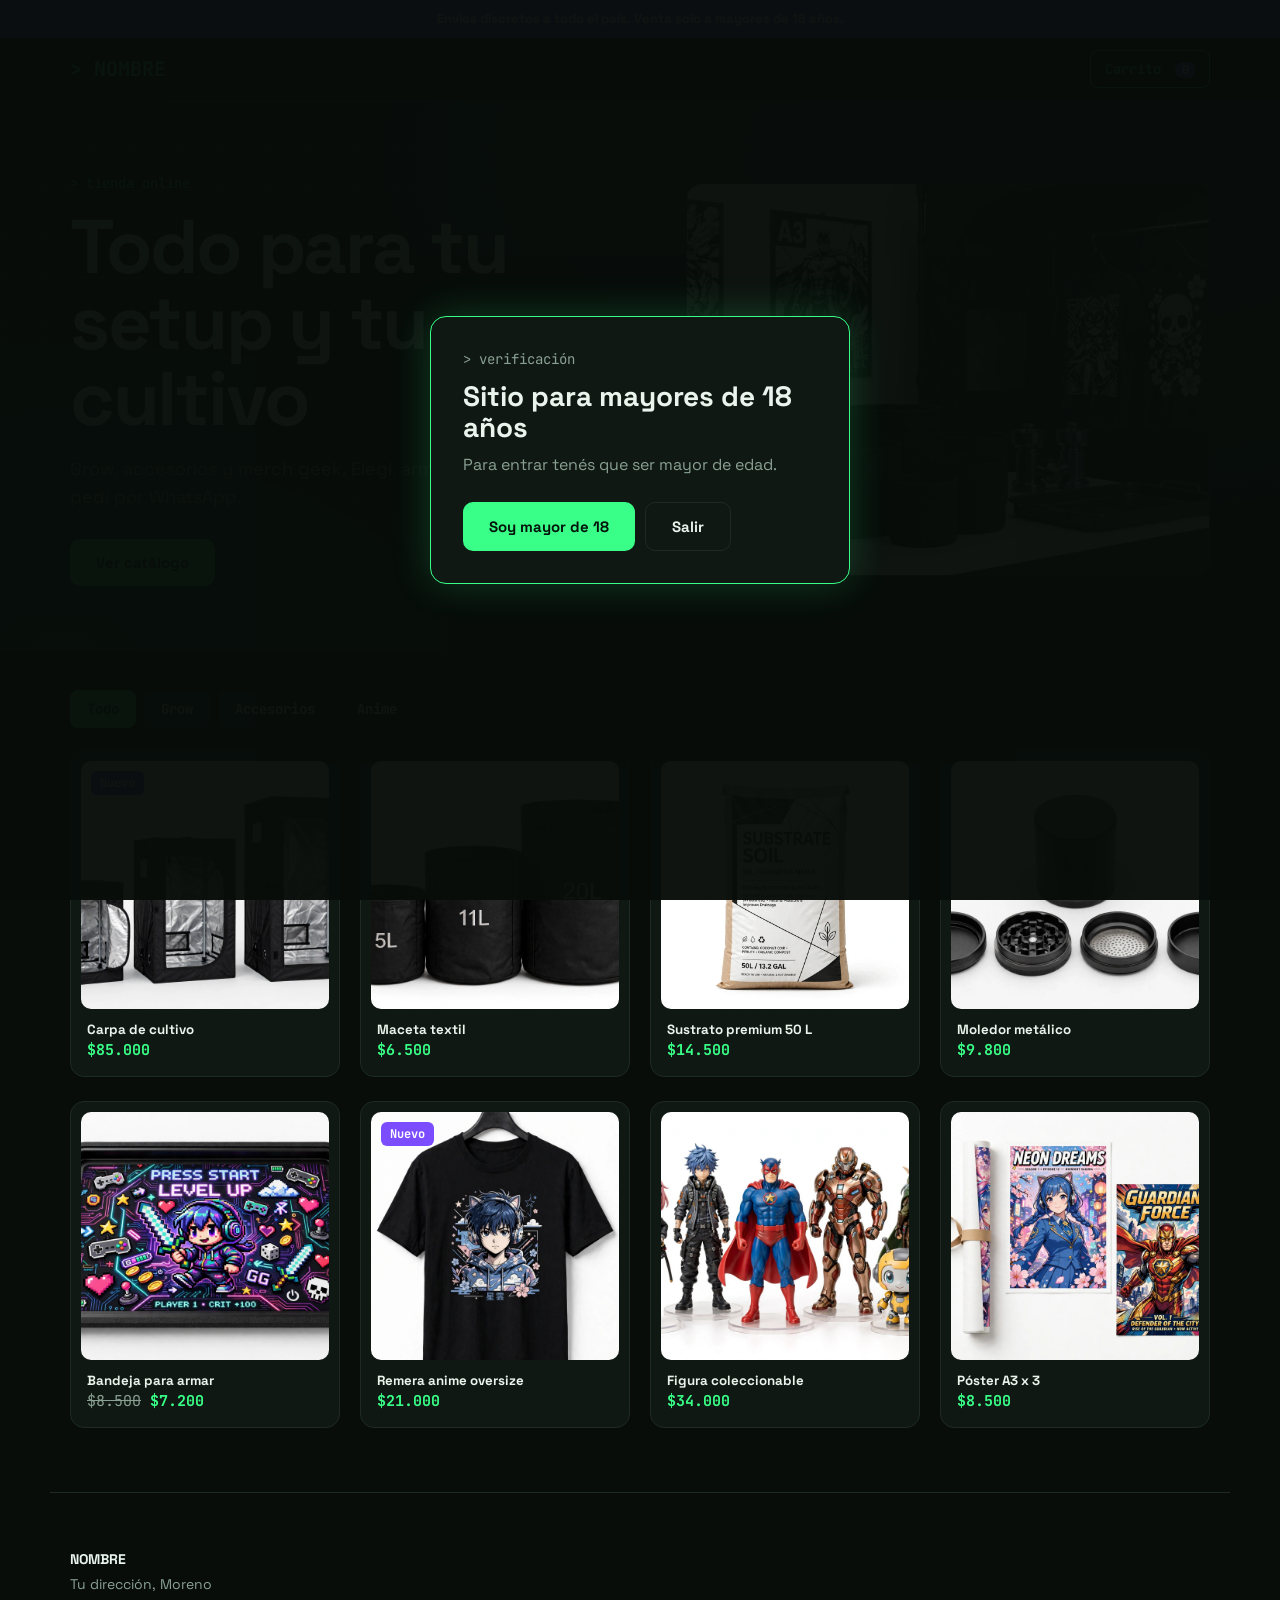
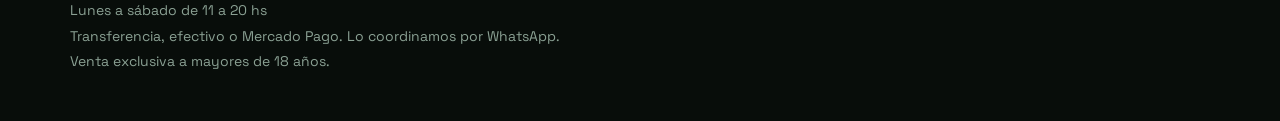
<file: Parafernalia/index.html>
<!DOCTYPE html>
<html lang="es">
<head>
<meta charset="utf-8">
<meta name="viewport" content="width=device-width,initial-scale=1">
<title>Tienda</title>
<link rel="preconnect" href="https://fonts.googleapis.com">
<link rel="preconnect" href="https://fonts.gstatic.com" crossorigin>
<link href="https://fonts.googleapis.com/css2?family=Space+Grotesk:wght@500;700&family=JetBrains+Mono:wght@400;700&display=swap" rel="stylesheet">
<link rel="stylesheet" href="styles.css">
</head>
<body>

<!-- Aviso de mayores de 18 -->
<div class="gate" id="gate" role="dialog" aria-modal="true" aria-labelledby="gate-t" hidden>
  <div class="gate-box">
    <p class="mono">&gt; verificación</p>
    <h2 id="gate-t">Sitio para mayores de 18 años</h2>
    <p>Para entrar tenés que ser mayor de edad.</p>
    <div class="gate-btns">
      <button type="button" class="btn btn-main" id="gate-yes">Soy mayor de 18</button>
      <button type="button" class="btn btn-line" id="gate-no">Salir</button>
    </div>
  </div>
</div>

<div class="aviso" id="aviso"></div>

<header class="top">
  <div class="wrap top-in">
    <a class="brand" href="#" id="brand"></a>
    <button class="cart-btn" id="open-cart" type="button">Carrito <span id="count">0</span></button>
  </div>
</header>

<section class="hero">
  <div class="wrap hero-in">
    <div class="hero-text">
      <p class="mono" id="h-kicker"></p>
      <h1 id="h-title"></h1>
      <p class="sub" id="h-sub"></p>
      <a class="btn btn-main" href="#catalogo">Ver catálogo</a>
    </div>
    <div class="hero-art" id="h-art"></div>
  </div>
</section>

<main class="wrap" id="catalogo">
  <div class="filters" id="filters"></div>
  <div class="grid" id="grid"></div>
</main>

<footer class="wrap foot" id="foot"></footer>

<!-- Ficha de producto -->
<dialog id="pdp" aria-label="Producto">
  <button type="button" class="x" data-close aria-label="Cerrar">✕</button>
  <div class="pdp-grid">
    <div class="pdp-media">
      <div class="pdp-img" id="pdp-img"></div>
      <div class="thumbs" id="pdp-thumbs"></div>
    </div>
    <div class="pdp-info">
      <h2 id="pdp-name"></h2>
      <p class="pdp-price" id="pdp-price"></p>
      <p class="pdp-desc" id="pdp-desc"></p>
      <div id="pdp-vars"></div>
      <p class="err" id="pdp-err" role="alert"></p>
      <button type="button" class="btn btn-main" id="pdp-add">Agregar al carrito</button>
    </div>
  </div>
</dialog>

<!-- Carrito -->
<div class="overlay" id="overlay"></div>
<aside class="drawer" id="drawer" role="dialog" aria-label="Tu carrito" aria-hidden="true">
  <div class="drawer-head">
    <h2>Tu carrito</h2>
    <button type="button" class="close" id="close-cart" aria-label="Cerrar">✕</button>
  </div>
  <div class="drawer-body">
    <div id="lines"></div>
    <div id="checkout" hidden>
      <label>Tu nombre<input id="f-name" autocomplete="name"></label>
      <fieldset>
        <legend>Cómo lo querés</legend>
        <label class="radio"><input type="radio" name="mode" value="retiro" checked> Retiro en el local</label>
        <label class="radio"><input type="radio" name="mode" value="envio"> Envío a domicilio</label>
      </fieldset>
      <label id="addr-wrap" hidden>Dirección de entrega<input id="f-addr" autocomplete="street-address"></label>
      <label>Aclaraciones (opcional)<textarea id="f-note" rows="2"></textarea></label>
    </div>
  </div>
  <div class="drawer-foot">
    <div class="totals" id="totals"></div>
    <p class="err" id="err" role="alert"></p>
    <button type="button" class="btn btn-main" id="send" disabled>Enviar pedido por WhatsApp</button>
  </div>
</aside>

<script src="config.js"></script>
<script src="app.js"></script>
</body>
  </html>
</file>
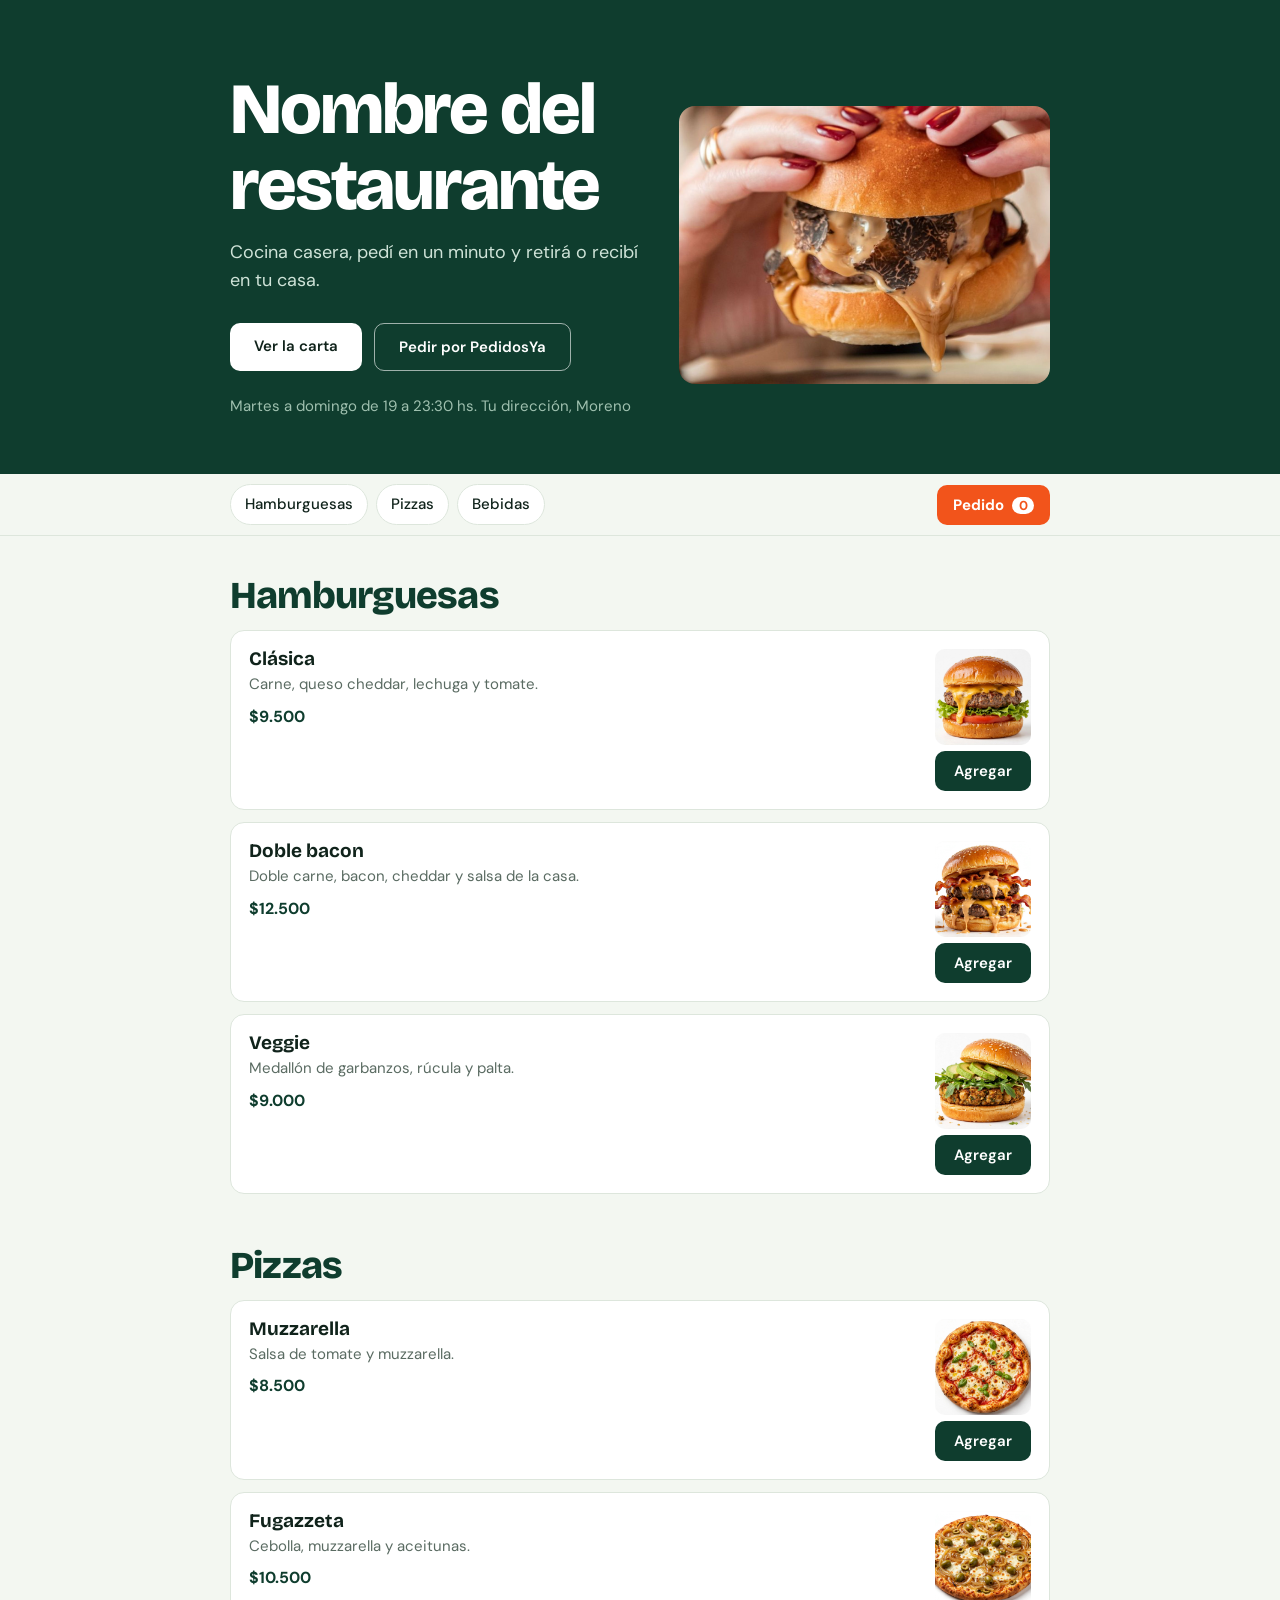
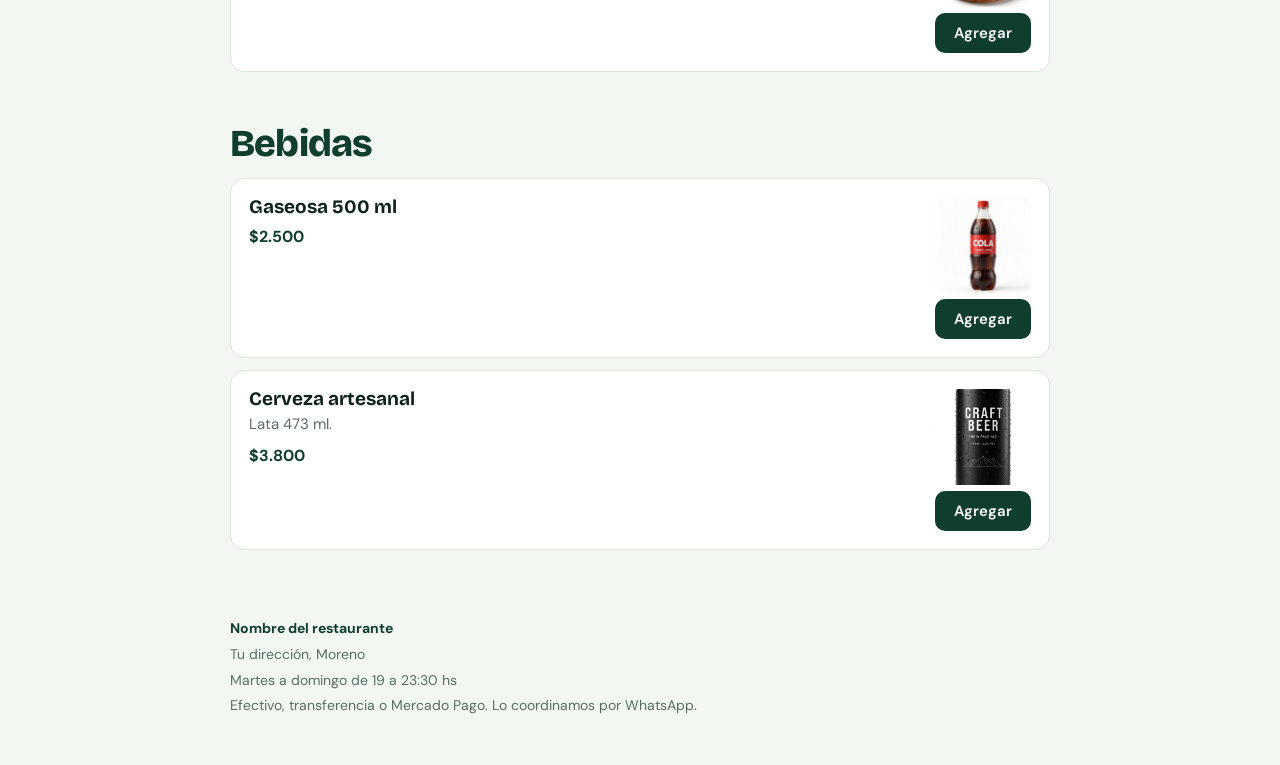
<file: Restaurante/index.html>
<!DOCTYPE html>
<html lang="es">
<head>
<meta charset="utf-8">
<meta name="viewport" content="width=device-width,initial-scale=1">
<title>Restaurante</title>
<link rel="preconnect" href="https://fonts.googleapis.com">
<link rel="preconnect" href="https://fonts.gstatic.com" crossorigin>
<link href="https://fonts.googleapis.com/css2?family=Bricolage+Grotesque:wght@700;800&family=DM+Sans:wght@400;500;700&display=swap" rel="stylesheet">
<link rel="stylesheet" href="styles.css">
</head>
<body>

<header class="hero">
  <div class="wrap hero-grid">
    <div class="hero-txt">
      <h1 id="name"></h1>
      <p id="tagline"></p>
      <div class="actions">
        <a class="btn btn-light" href="#menu">Ver la carta</a>
        <a class="btn btn-line" id="pedidosya" target="_blank" rel="noopener" hidden>Pedir por PedidosYa</a>
      </div>
      <p class="info" id="info"></p>
    </div>
    <img class="hero-img" id="hero-img" alt="" hidden>
  </div>
</header>

<nav class="bar" aria-label="Categorías">
  <div class="wrap bar-in">
    <div class="chips" id="chips"></div>
    <button class="cart-btn" id="open-cart" type="button">Pedido <span id="count">0</span></button>
  </div>
</nav>

<main class="wrap" id="menu"></main>

<footer class="wrap foot" id="foot"></footer>

<div class="overlay" id="overlay"></div>
<aside class="drawer" id="drawer" role="dialog" aria-label="Tu pedido" aria-hidden="true">
  <div class="drawer-head">
    <h2>Tu pedido</h2>
    <button type="button" class="close" id="close-cart" aria-label="Cerrar">✕</button>
  </div>
  <div class="drawer-body">
    <div id="lines"></div>
    <div id="checkout" hidden>
      <label>Tu nombre<input id="f-name" autocomplete="name"></label>
      <fieldset>
        <legend>Cómo lo querés</legend>
        <label class="radio"><input type="radio" name="mode" value="retiro" checked> Retiro en el local</label>
        <label class="radio"><input type="radio" name="mode" value="envio"> Envío a domicilio</label>
      </fieldset>
      <label id="addr-wrap" hidden>Dirección de entrega<input id="f-addr" autocomplete="street-address"></label>
      <label>Aclaraciones (opcional)<textarea id="f-note" rows="2"></textarea></label>
    </div>
  </div>
  <div class="drawer-foot">
    <div class="totals" id="totals"></div>
    <p class="err" id="err" role="alert"></p>
    <button type="button" class="btn btn-main" id="send" disabled>Enviar pedido por WhatsApp</button>
  </div>
</aside>

<script src="config.js"></script>
<script src="app.js"></script>
</body>
</html>
</file>
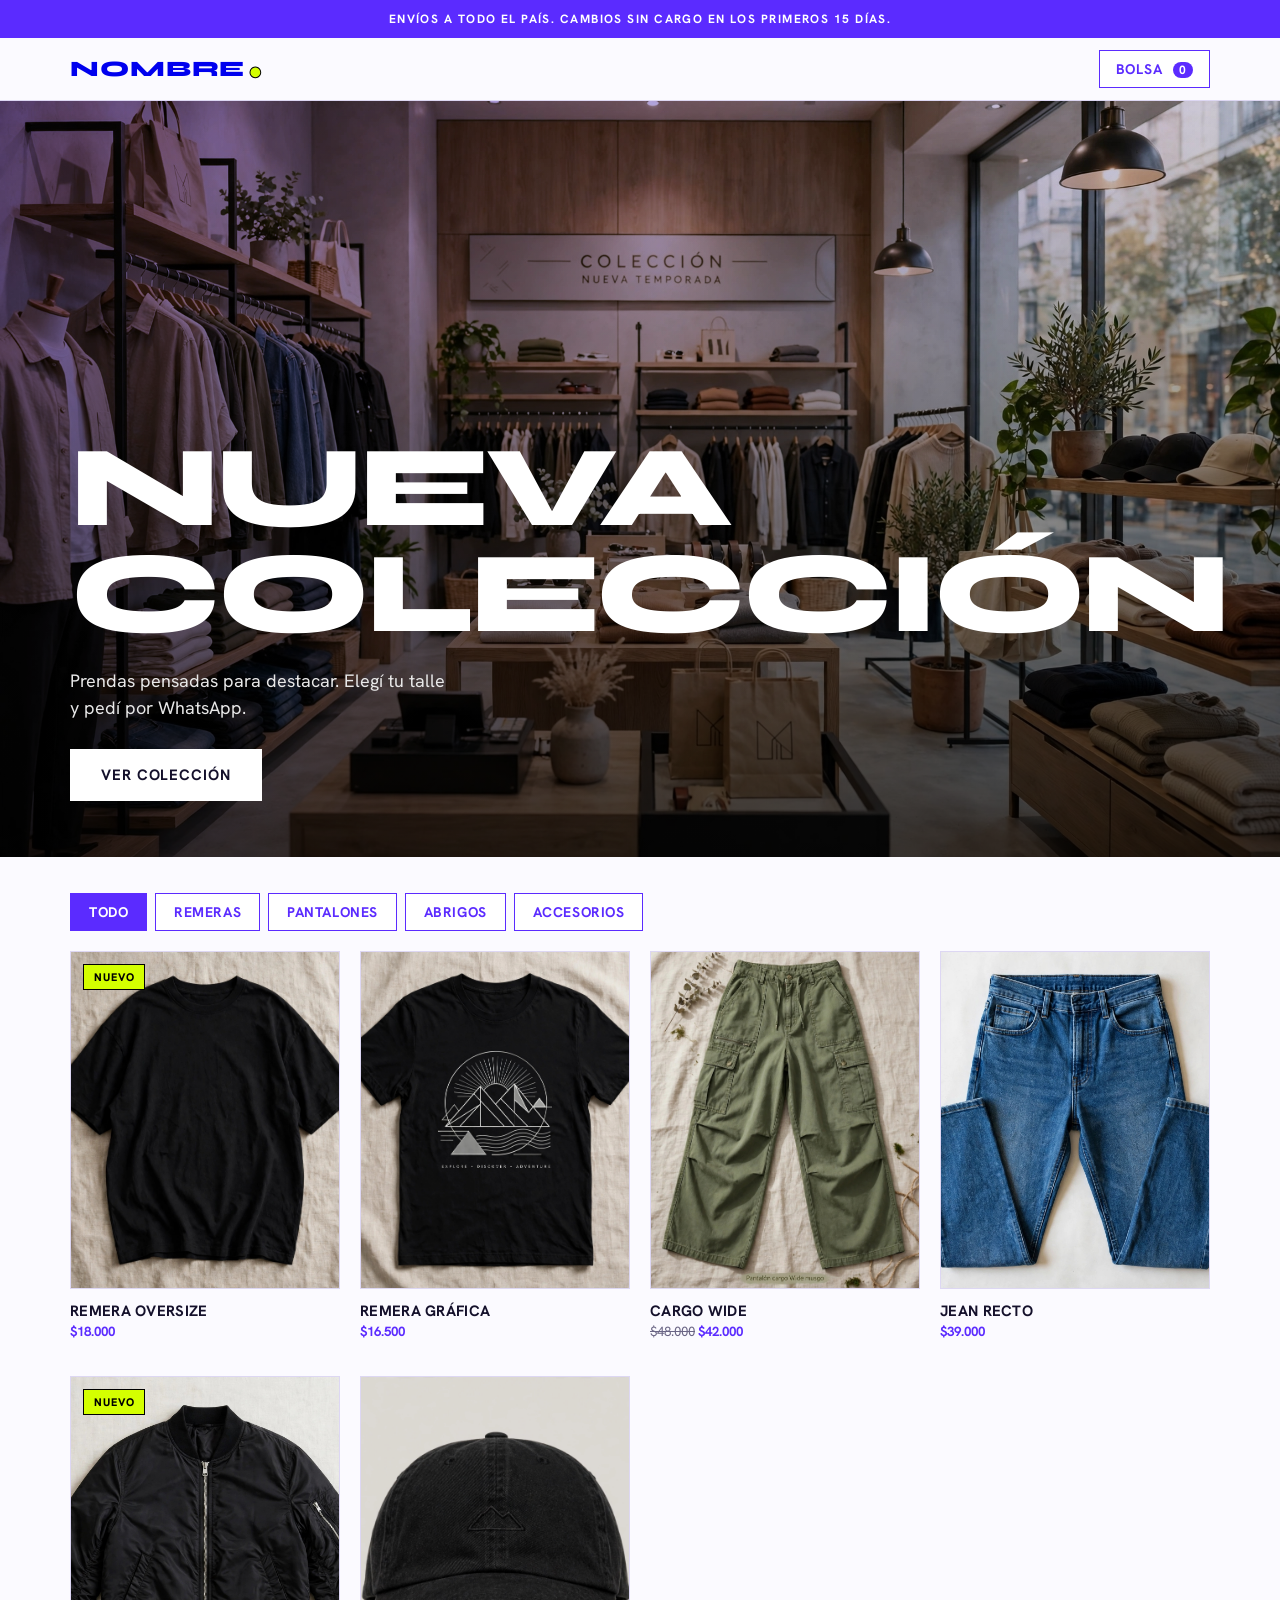
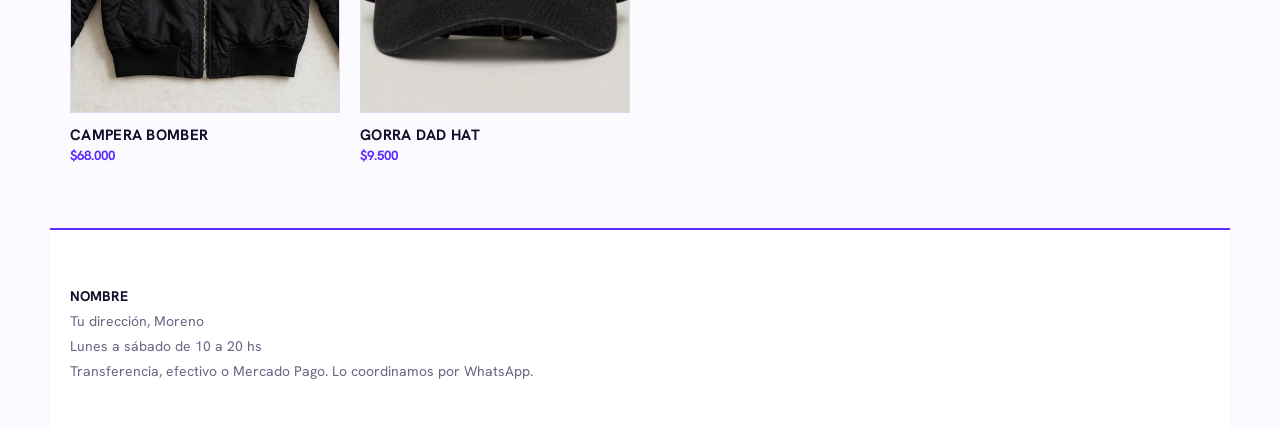
<file: Ropa/index.html>
<!DOCTYPE html>
<html lang="es">
<head>
<meta charset="utf-8">
<meta name="viewport" content="width=device-width,initial-scale=1">
<title>Tienda</title>
  <link rel="icon" href="data:image/svg+xml,<svg xmlns=%22http://www.w3.org/2000/svg%22 viewBox=%220 0 100 100%22><text y=%22.9em%22 font-size=%2290%22>👕</text></svg>">
<link rel="preconnect" href="https://fonts.googleapis.com">
<link rel="preconnect" href="https://fonts.gstatic.com" crossorigin>
<link href="https://fonts.googleapis.com/css2?family=Syne:wght@700;800&family=Hanken+Grotesk:wght@400;500;700&display=swap" rel="stylesheet">
<link rel="stylesheet" href="styles.css">
</head>
<body>

<div class="aviso" id="aviso"></div>

<header class="top">
  <div class="wrap top-in">
    <a class="brand" href="#" id="brand"></a>
    <button class="cart-btn" id="open-cart" type="button">Bolsa <span id="count">0</span></button>
  </div>
</header>

<section class="hero" id="hero">
  <div class="wrap">
    <h1 id="h-title"></h1>
    <p id="h-sub"></p>
    <a class="btn btn-light" href="#coleccion">Ver colección</a>
  </div>
</section>

<main class="wrap" id="coleccion">
  <div class="filters" id="filters"></div>
  <div class="grid" id="grid"></div>
</main>

<footer class="wrap foot" id="foot"></footer>

<!-- Ficha de producto -->
<dialog id="pdp" aria-label="Producto">
  <button type="button" class="x" data-close aria-label="Cerrar">✕</button>
  <div class="pdp-grid">
    <div class="pdp-img" id="pdp-img"></div>
    <div class="pdp-info">
      <h2 id="pdp-name"></h2>
      <p class="pdp-price" id="pdp-price"></p>
      <p class="pdp-desc" id="pdp-desc"></p>
      <div id="pdp-sizes"></div>
      <div id="pdp-colors"></div>
      <p class="err" id="pdp-err" role="alert"></p>
      <button type="button" class="btn btn-main" id="pdp-add">Agregar a la bolsa</button>
    </div>
  </div>
</dialog>

<!-- Bolsa -->
<div class="overlay" id="overlay"></div>
<aside class="drawer" id="drawer" role="dialog" aria-label="Tu bolsa" aria-hidden="true">
  <div class="drawer-head">
    <h2>Tu bolsa</h2>
    <button type="button" class="close" id="close-cart" aria-label="Cerrar">✕</button>
  </div>
  <div class="drawer-body">
    <div id="lines"></div>
    <div id="checkout" hidden>
      <label>Tu nombre<input id="f-name" autocomplete="name"></label>
      <fieldset>
        <legend>Cómo lo querés</legend>
        <label class="radio"><input type="radio" name="mode" value="retiro" checked> Retiro en el local</label>
        <label class="radio"><input type="radio" name="mode" value="envio"> Envío a domicilio</label>
      </fieldset>
      <label id="addr-wrap" hidden>Dirección de entrega<input id="f-addr" autocomplete="street-address"></label>
      <label>Aclaraciones (opcional)<textarea id="f-note" rows="2"></textarea></label>
    </div>
  </div>
  <div class="drawer-foot">
    <div class="totals" id="totals"></div>
    <p class="err" id="err" role="alert"></p>
    <button type="button" class="btn btn-main" id="send" disabled>Enviar pedido por WhatsApp</button>
  </div>
</aside>

<script src="config.js"></script>
<script src="app.js"></script>
</body>
</html>
</file>
<file: Parafernalia/styles.css>
:root{
  --bg:#080d0a;--surface:#0f1812;--ink:#e8f4ec;--muted:#8aa093;--line:#1d2b22;
  --neon:#39ff88;--neon-ink:#04140a;--purple:#7c4dff;
  --display:"Space Grotesk",system-ui,sans-serif;
  --mono:"JetBrains Mono",ui-monospace,Consolas,monospace;
}
*{margin:0;padding:0;box-sizing:border-box}
[hidden]{display:none!important}
html{scroll-behavior:smooth}
@media (prefers-reduced-motion:reduce){html{scroll-behavior:auto}*{transition:none!important;animation:none!important}}
body{background:var(--bg);color:var(--ink);font-family:var(--display);line-height:1.55;-webkit-font-smoothing:antialiased;overflow-x:hidden}
body.lock{overflow:hidden}
:focus-visible{outline:3px solid var(--neon);outline-offset:2px}
button{font-family:inherit;color:inherit}
.wrap{max-width:1180px;margin:0 auto;padding:0 20px}
.mono{font-family:var(--mono);color:var(--neon);font-size:14px}
s{color:var(--muted);font-weight:400}

.btn{display:inline-block;border:0;cursor:pointer;font:700 15px var(--display);padding:14px 26px;border-radius:10px;text-decoration:none}
.btn-main{background:var(--neon);color:var(--neon-ink);width:auto}
.btn-line{background:none;border:1px solid var(--line);color:var(--ink)}
.btn:hover:not(:disabled){filter:brightness(1.12);box-shadow:0 0 22px rgba(57,255,136,.35)}
.btn-line:hover{box-shadow:none;border-color:var(--ink)}
.btn:disabled{opacity:.35;cursor:not-allowed}

/* Aviso de edad */
.gate{position:fixed;inset:0;z-index:100;background:rgba(8,13,10,.97);display:flex;align-items:center;justify-content:center;padding:20px}
.gate-box{max-width:420px;width:100%;border:1px solid var(--neon);border-radius:16px;padding:32px;background:var(--surface);box-shadow:0 0 40px rgba(57,255,136,.2)}
.gate-box h2{font-size:28px;line-height:1.1;margin:10px 0}
.gate-box p{color:var(--muted)}
.gate-btns{margin-top:24px;display:flex;gap:10px;flex-wrap:wrap}

.aviso{background:var(--purple);color:#fff;text-align:center;font-size:13px;font-weight:700;padding:9px 16px}
.top{position:sticky;top:0;z-index:5;background:rgba(8,13,10,.92);backdrop-filter:blur(10px);border-bottom:1px solid var(--line)}
.top-in{display:flex;justify-content:space-between;align-items:center;height:62px}
.brand{font-family:var(--mono);font-weight:700;font-size:20px;color:var(--neon);text-decoration:none}
.brand::before{content:"> "}
.cart-btn{border:1px solid var(--neon);background:none;color:var(--neon);cursor:pointer;font:700 14px var(--mono);padding:9px 14px;border-radius:8px}
.cart-btn:hover{background:var(--neon);color:var(--neon-ink)}
.cart-btn span{display:inline-block;min-width:20px;margin-left:6px;background:var(--purple);color:#fff;border-radius:999px;padding:0 6px;font-size:12px}

/* Inicio */
.hero{position:relative;padding:72px 0 64px;overflow:hidden;
  background:radial-gradient(60% 70% at 85% 10%,rgba(124,77,255,.28),transparent),radial-gradient(50% 60% at 5% 100%,rgba(57,255,136,.16),transparent)}
.hero::before{content:"";position:absolute;inset:0;background-image:linear-gradient(var(--line) 1px,transparent 1px),linear-gradient(90deg,var(--line) 1px,transparent 1px);background-size:44px 44px;opacity:.45;-webkit-mask-image:radial-gradient(70% 70% at 50% 40%,#000,transparent);mask-image:radial-gradient(70% 70% at 50% 40%,#000,transparent)}
.hero-in{position:relative;display:grid;grid-template-columns:1.1fr 1fr;gap:40px;align-items:center}
.hero h1{font-size:clamp(38px,7vw,76px);line-height:1;letter-spacing:-.03em;margin:14px 0 18px}
.hero .sub{color:var(--muted);font-size:18px;max-width:40ch;margin-bottom:28px}
.hero-art img{width:100%;aspect-ratio:4/3;object-fit:cover;border-radius:16px;border:1px solid var(--line);display:block}
.term{background:#050806;border:1px solid var(--line);border-radius:14px;box-shadow:0 0 50px rgba(124,77,255,.25)}
.term-bar{display:flex;gap:7px;padding:12px 14px;border-bottom:1px solid var(--line)}
.term-bar i{width:11px;height:11px;border-radius:50%;background:var(--line)}
.term-bar i:first-child{background:var(--neon)}
.term pre{font:400 15px/1.8 var(--mono);color:var(--neon);padding:20px;white-space:pre-wrap;min-height:190px}
.cur{display:inline-block;width:9px;height:17px;background:var(--neon);margin-left:4px;vertical-align:-3px;animation:blink 1s steps(2) infinite}
@keyframes blink{50%{opacity:0}}

/* Catálogo */
.filters{display:flex;gap:8px;overflow-x:auto;padding:40px 0 22px;scrollbar-width:none}
.filters::-webkit-scrollbar{display:none}
.chip{white-space:nowrap;border:1px solid var(--line);background:var(--surface);cursor:pointer;font:700 14px var(--mono);padding:9px 16px;border-radius:8px}
.chip:hover{border-color:var(--neon)}
.chip.on{background:var(--neon);border-color:var(--neon);color:var(--neon-ink)}
.grid{display:grid;grid-template-columns:repeat(auto-fill,minmax(250px,1fr));gap:24px 20px;padding-bottom:40px}
.card{display:block;text-align:left;background:var(--surface);border:1px solid var(--line);border-radius:14px;padding:10px 10px 16px;cursor:pointer}
.card:hover{border-color:var(--neon);box-shadow:0 0 24px rgba(57,255,136,.18)}
.ph{position:relative;display:block;aspect-ratio:1/1;background:#0b130e;border-radius:10px;overflow:hidden}
.ph img{position:absolute;inset:0;width:100%;height:100%;object-fit:cover;transition:opacity .35s}
.ph .alt{opacity:0}
.card:hover .alt{opacity:1}
.ph>span{position:absolute;inset:0;display:flex;align-items:center;justify-content:center;padding:16px;text-align:center;font:700 15px var(--mono);color:var(--muted)}
.tag{position:absolute;top:10px;left:10px;background:var(--purple);color:#fff;font:700 12px var(--mono);font-style:normal;padding:4px 9px;border-radius:6px}
.name{display:block;margin:12px 6px 0;font-weight:700}
.pr{display:block;margin:2px 6px 0;font:700 15px var(--mono);color:var(--neon)}

.foot{padding:56px 20px 48px;margin-top:24px;border-top:1px solid var(--line);color:var(--muted);font-size:14px}
.foot p+p{margin-top:4px}
.foot strong{color:var(--ink)}

/* Ficha */
dialog{margin:auto;width:min(900px,94vw);max-height:92vh;border:1px solid var(--line);border-radius:16px;padding:0;background:var(--surface);color:var(--ink);overflow:auto}
dialog::backdrop{background:rgba(0,0,0,.75)}
.x{position:absolute;top:10px;right:10px;z-index:2;width:38px;height:38px;border:1px solid var(--line);border-radius:8px;background:var(--bg);cursor:pointer;font-size:18px}
.x:hover{border-color:var(--neon);color:var(--neon)}
.pdp-grid{display:grid;grid-template-columns:1fr 1fr}
.pdp-img{background:#0b130e;aspect-ratio:1/1}
.pdp-img img{width:100%;height:100%;object-fit:cover;display:block}
.pdp-img span{display:flex;height:100%;align-items:center;justify-content:center;font:700 16px var(--mono);color:var(--muted);padding:20px;text-align:center}
.pdp-info{padding:36px 32px}
.pdp-info h2{font-size:30px;line-height:1.05;letter-spacing:-.02em}
.pdp-price{font:700 22px var(--mono);color:var(--neon);margin-top:10px}
.pdp-desc{color:var(--muted);margin:14px 0 20px}
.lbl{font:700 13px var(--mono);color:var(--muted);margin:18px 0 8px}
.opts{display:flex;flex-wrap:wrap;gap:8px}
.opt{min-width:46px;padding:9px 14px;border:1px solid var(--line);border-radius:8px;background:var(--bg);cursor:pointer;font:700 14px var(--mono)}
.opt:hover{border-color:var(--neon)}
.opt.on{background:var(--neon);border-color:var(--neon);color:var(--neon-ink)}
.pdp-info .btn-main{margin-top:24px;width:100%}
.err{color:#ff7a7a;font-size:14px;min-height:20px;margin-top:10px}

/* Carrito */
.overlay{position:fixed;inset:0;background:rgba(0,0,0,.6);opacity:0;pointer-events:none;transition:opacity .2s;z-index:20}
.overlay.open{opacity:1;pointer-events:auto}
.drawer{position:fixed;top:0;right:0;bottom:0;width:min(440px,100%);background:var(--surface);z-index:30;display:flex;flex-direction:column;transform:translateX(100%);transition:transform .25s;border-left:1px solid var(--neon)}
.drawer.open{transform:none}
.drawer-head{display:flex;justify-content:space-between;align-items:center;padding:18px 20px;border-bottom:1px solid var(--line)}
.drawer-head h2{font-size:24px}
.close{border:0;background:none;font-size:20px;cursor:pointer;padding:6px 10px}
.close:hover{color:var(--neon)}
.drawer-body{flex:1;overflow-y:auto;padding:12px 20px}
.empty{color:var(--muted);padding:28px 0}
.line{display:flex;justify-content:space-between;align-items:center;gap:12px;padding:14px 0;border-bottom:1px solid var(--line)}
.line span{display:block;color:var(--muted);font-size:14px}
.qty{display:flex;align-items:center;gap:10px}
.qty button{width:32px;height:32px;border:1px solid var(--line);border-radius:8px;background:var(--bg);font-size:18px;cursor:pointer}
.qty button:hover{border-color:var(--neon)}
#checkout{padding-top:18px;display:grid;gap:14px}
label{display:grid;gap:6px;font-size:14px;font-weight:500}
input:not([type]),textarea{font:400 16px var(--display);padding:11px 12px;border:1px solid var(--line);border-radius:8px;width:100%;background:var(--bg);color:var(--ink)}
input:focus,textarea:focus{border-color:var(--neon);outline:none}
fieldset{border:0;display:grid;gap:8px}
legend{font-size:14px;font-weight:500;margin-bottom:6px}
.radio{display:flex;align-items:center;gap:8px;font-weight:400;font-size:15px}
.radio input{accent-color:var(--neon)}
.drawer-foot{padding:16px 20px calc(16px + env(safe-area-inset-bottom,0px));border-top:1px solid var(--line)}
.drawer-foot .btn-main{width:100%}
.hint{background:var(--bg);border:1px dashed var(--purple);border-radius:8px;font-size:14px;padding:8px 12px;margin-bottom:10px}
.totals div{display:flex;justify-content:space-between;font-size:15px;color:var(--muted);padding:2px 0}
.totals .total{color:var(--ink);font-weight:700;font-size:20px;margin-bottom:12px}

@media (max-width:760px){
  .hero{padding:48px 0 44px}
  .hero-in{grid-template-columns:1fr;gap:32px}
  .grid{grid-template-columns:1fr 1fr;gap:14px 10px}
  .pdp-grid{grid-template-columns:1fr}
  .pdp-info{padding:24px 20px}
}
@media (max-width:420px){.btn-main{width:100%;text-align:center}}

.pdp-media{background:#0b130e}
.thumbs{display:flex;gap:8px;padding:10px;overflow-x:auto}
.thumbs:empty{display:none}
.thumb{flex:0 0 64px;height:64px;border:2px solid var(--line);border-radius:8px;overflow:hidden;padding:0;background:var(--bg);cursor:pointer}
.thumb img{width:100%;height:100%;object-fit:cover;display:block}
.thumb:hover{border-color:var(--muted)}
.thumb.on{border-color:var(--neon)}
</file>
<file: Restaurante/styles.css>
:root{
  --bg:#f5f6f4;--surface:#fff;--ink:#16181a;--muted:#5f6670;--line:#e3e6e3;
  --accent:#c8321f;--accent-ink:#fff;
  --display:"Bricolage Grotesque",system-ui,sans-serif;
  --text:"DM Sans",system-ui,-apple-system,"Segoe UI",sans-serif;
}
*{margin:0;padding:0;box-sizing:border-box}
[hidden]{display:none!important}
html{scroll-behavior:smooth}
@media (prefers-reduced-motion:reduce){html{scroll-behavior:auto}*{transition:none!important}}
body{background:var(--bg);color:var(--ink);font-family:var(--text);line-height:1.55;-webkit-font-smoothing:antialiased}
body.lock{overflow:hidden}
:focus-visible{outline:3px solid var(--accent);outline-offset:2px}
.wrap{max-width:860px;margin:0 auto;padding:0 20px}
h1,h2,h3{font-family:var(--display);line-height:1.05}

.btn{display:inline-block;border:0;cursor:pointer;font:600 15px var(--text);padding:13px 24px;border-radius:10px;text-decoration:none}
.btn-light{background:#fff;color:var(--ink)}
.btn-line{border:1px solid rgba(255,255,255,.6);color:#fff;background:transparent}
.btn-main{background:var(--accent);color:var(--accent-ink);width:100%}
.btn-main:disabled{opacity:.4;cursor:not-allowed}
.btn:hover:not(:disabled){filter:brightness(1.1)}

/* Inicio */
.hero{background:var(--ink);color:#fff;padding:72px 0 56px}
.hero h1{font-size:clamp(40px,8vw,72px);font-weight:800;letter-spacing:-.03em}
.hero-grid.with-img{display:grid;grid-template-columns:1.1fr 1fr;gap:40px;align-items:center}
.hero-img{width:100%;aspect-ratio:4/3;object-fit:cover;border-radius:16px}
@media (max-width:700px){
  .hero-grid.with-img{grid-template-columns:1fr;gap:28px}
  .hero-img{order:-1;aspect-ratio:16/10}
}
.hero #tagline{margin-top:16px;max-width:44ch;font-size:18px;color:#d3d6d4}
.actions{margin-top:28px;display:flex;gap:12px;flex-wrap:wrap}
.info{margin-top:24px;font-size:15px;color:#aab0ad}

/* Barra fija */
.bar{position:sticky;top:0;z-index:5;background:rgba(245,246,244,.95);backdrop-filter:blur(8px);border-bottom:1px solid var(--line)}
.bar-in{display:flex;align-items:center;gap:12px;padding-top:10px;padding-bottom:10px}
.chips{display:flex;gap:8px;overflow-x:auto;flex:1;scrollbar-width:none}
.chips::-webkit-scrollbar{display:none}
.chips a{white-space:nowrap;text-decoration:none;color:var(--ink);font-size:15px;font-weight:500;padding:8px 14px;border-radius:999px;border:1px solid var(--line);background:var(--surface)}
.chips a:hover{border-color:var(--ink)}
.cart-btn{border:0;cursor:pointer;background:var(--accent);color:var(--accent-ink);font:700 15px var(--text);padding:10px 16px;border-radius:10px;white-space:nowrap}
.cart-btn span{display:inline-block;min-width:22px;margin-left:4px;background:#fff;color:var(--accent);border-radius:999px;padding:0 6px;font-size:13px}

/* Carta */
.cat{padding-top:40px;scroll-margin-top:64px}
.cat h2{font-size:clamp(28px,5vw,38px);font-weight:800;letter-spacing:-.02em;margin-bottom:14px}
.dish{display:grid;grid-template-columns:1fr auto;gap:6px 16px;align-items:center;background:var(--surface);border:1px solid var(--line);border-radius:14px;padding:18px;margin-bottom:12px}
.dish-txt h3{font-size:19px;font-weight:700}
.dish-txt p{color:var(--muted);font-size:15px;margin-top:4px}
.price{display:block;margin-top:8px;font-weight:700}
.dish img{grid-column:2;grid-row:1/3;width:96px;height:96px;object-fit:cover;border-radius:10px}
.btn-add{grid-column:2;grid-row:2;background:var(--ink);color:#fff;padding:10px 18px}
.dish img+.btn-add{grid-row:3}
.foot{padding:56px 20px 48px;color:var(--muted);font-size:14px}
.foot p+p{margin-top:4px}
.foot strong{color:var(--ink)}

/* Carrito */
.overlay{position:fixed;inset:0;background:rgba(0,0,0,.45);opacity:0;pointer-events:none;transition:opacity .2s;z-index:20}
.overlay.open{opacity:1;pointer-events:auto}
.drawer{position:fixed;top:0;right:0;bottom:0;width:min(440px,100%);background:var(--surface);z-index:30;display:flex;flex-direction:column;transform:translateX(100%);transition:transform .25s}
.drawer.open{transform:none}
.drawer-head{display:flex;justify-content:space-between;align-items:center;padding:18px 20px;border-bottom:1px solid var(--line)}
.drawer-head h2{font-size:24px}
.close{border:0;background:none;font-size:20px;cursor:pointer;padding:6px 10px}
.drawer-body{flex:1;overflow-y:auto;padding:12px 20px}
.empty{color:var(--muted);padding:28px 0}
.line{display:flex;justify-content:space-between;align-items:center;gap:12px;padding:14px 0;border-bottom:1px solid var(--line)}
.line span{display:block;color:var(--muted);font-size:14px}
.qty{display:flex;align-items:center;gap:10px}
.qty button{width:32px;height:32px;border-radius:8px;border:1px solid var(--line);background:#fff;font-size:18px;cursor:pointer}
#checkout{padding-top:18px;display:grid;gap:14px}
label{display:grid;gap:6px;font-size:14px;font-weight:500}
input[type=text],input:not([type]),textarea{font:400 16px var(--text);padding:11px 12px;border:1px solid var(--line);border-radius:8px;width:100%}
fieldset{border:0;display:grid;gap:8px}
legend{font-size:14px;font-weight:500;margin-bottom:6px}
.radio{display:flex;align-items:center;gap:8px;font-weight:400;font-size:15px}
.drawer-foot{padding:16px 20px calc(16px + env(safe-area-inset-bottom,0px));border-top:1px solid var(--line)}
.totals div{display:flex;justify-content:space-between;font-size:15px;color:var(--muted);padding:2px 0}
.totals .total{color:var(--ink);font-weight:700;font-size:20px;margin-bottom:12px}
.err{color:var(--accent);font-size:14px;min-height:20px}

@media (max-width:520px){
  .hero{padding:48px 0 40px}
  .actions .btn{width:100%;text-align:center}
  .dish img{width:80px;height:80px}
}

/* ===== COLOR ===== */
:root{
  --bg:#f3f7f1;
  --ink:#10231b;
  --muted:#5a6b62;
  --line:#dde6dc;
  --accent:#f2541b;
  --forest:#0f3d2e;
}
.hero{background:var(--forest)}
.hero #tagline{color:#cfe3d8}
.hero .info{color:#9fc0af}
.bar{background:rgba(243,247,241,.95)}
.chips a:hover{background:var(--forest);border-color:var(--forest);color:#fff}
.cat h2{color:var(--forest)}
.price{color:var(--forest)}
.btn-add{background:var(--forest)}
.btn-main,.cart-btn{background:var(--accent)}
.totals .total{color:var(--forest)}
.foot strong{color:var(--forest)}
</file>
<file: Ropa/styles.css>
:root{
  --bg:#ffffff;
  --ink:#0a0a0a;
  --ink-2:#111111;
  --muted:#737373;
  --line:#e5e5e5;
  --soft:#f4f4f4;
  --soft-2:#ececec;
  --hot:#0a0a0a;
  --accent:#d4ff00; /* lima eléctrico, solo para detalles */
  --display:"Syne",system-ui,sans-serif;
  --text:"Hanken Grotesk",system-ui,-apple-system,"Segoe UI",sans-serif;
}
*{margin:0;padding:0;box-sizing:border-box}
[hidden]{display:none!important}
html{scroll-behavior:smooth;overflow-x:hidden}
@media (prefers-reduced-motion:reduce){html{scroll-behavior:auto}*{transition:none!important}}
body{background:var(--bg);color:var(--ink);font-family:var(--text);line-height:1.5;-webkit-font-smoothing:antialiased;overflow-x:hidden}
body.lock{overflow:hidden}
:focus-visible{outline:3px solid var(--ink);outline-offset:2px}
button{font-family:inherit;color:inherit}
.wrap{max-width:1180px;margin:0 auto;padding:0 20px}
s{color:var(--muted);font-weight:400}

.btn{display:inline-block;border:0;cursor:pointer;font:700 15px var(--text);padding:15px 30px;text-decoration:none;text-transform:uppercase;letter-spacing:.06em;transition:all .2s}
.btn-light{background:#fff;color:var(--ink);border:1px solid #fff}
.btn-main{background:var(--ink);color:#fff;width:100%;border:1px solid var(--ink)}
.btn-main:disabled{opacity:.35;cursor:not-allowed}
.btn:hover:not(:disabled){background:var(--accent);color:var(--ink);border-color:var(--accent)}

.aviso{background:var(--ink);color:#fff;text-align:center;font-size:12px;font-weight:700;letter-spacing:.12em;text-transform:uppercase;padding:10px 16px}
.top{position:sticky;top:0;z-index:5;background:rgba(255,255,255,.96);backdrop-filter:blur(8px);border-bottom:1px solid var(--line)}
.top-in{display:flex;justify-content:space-between;align-items:center;height:62px}
.brand{font-family:var(--display);font-weight:800;font-size:22px;letter-spacing:.04em;text-decoration:none;text-transform:uppercase}
.brand::after{content:"●";color:var(--accent);font-size:14px;margin-left:4px;-webkit-text-stroke:1px #000}
.cart-btn{border:1px solid var(--ink);background:#fff;cursor:pointer;font-weight:700;font-size:14px;padding:9px 16px;text-transform:uppercase;letter-spacing:.05em}
.cart-btn:hover{background:var(--ink);color:#fff}
.cart-btn span{display:inline-block;min-width:20px;margin-left:6px;background:var(--ink);color:#fff;border-radius:999px;padding:0 6px;font-size:12px}
.cart-btn:hover span{background:var(--accent);color:#000}

/* Inicio - FIX COLECCIÓN CORTADA */
.hero{min-height:84vh;display:flex;align-items:flex-end;background:var(--ink) center/cover;color:#fff;padding:56px 0;overflow:hidden;width:100%;max-width:100%;box-sizing:border-box}
.hero h1{font-family:var(--display);font-weight:800;text-transform:uppercase;font-size:clamp(26px,9vw,120px);line-height:.92;letter-spacing:-.04em;white-space:pre-line;overflow-wrap:normal;word-break:normal;hyphens:none;max-width:100%}
.hero p{margin:20px 0 28px;font-size:18px;max-width:38ch;color:#e8e8e8}
.hero .wrap{width:100%;min-width:0}
/* Catálogo */
.filters{display:flex;gap:8px;overflow-x:auto;padding:36px 0 20px;scrollbar-width:none}
.filters::-webkit-scrollbar{display:none}
.chip{white-space:nowrap;border:1px solid var(--ink);background:#fff;cursor:pointer;font-size:14px;font-weight:700;padding:9px 18px;text-transform:uppercase;letter-spacing:.04em}
.chip:hover{background:var(--soft)}
.chip.on{background:var(--ink);color:#fff;border-color:var(--ink)}
.grid{display:grid;grid-template-columns:repeat(auto-fill,minmax(250px,1fr));gap:36px 20px;padding-bottom:40px}
.card{display:block;text-align:left;background:none;border:0;cursor:pointer}
.ph{position:relative;display:block;aspect-ratio:4/5;background:var(--soft);overflow:hidden;border:1px solid var(--line)}
.ph img{position:absolute;inset:0;width:100%;height:100%;object-fit:cover;transition:opacity .35s}
.ph .alt{opacity:0}
.card:hover .alt{opacity:1}
.card:hover .ph{border-color:var(--ink)}
.ph>span{position:absolute;inset:0;display:flex;align-items:center;justify-content:center;padding:16px;text-align:center;font-family:var(--display);font-weight:700;color:var(--muted)}
.tag{position:absolute;top:12px;left:12px;background:var(--accent);color:#000;border:1px solid #000;font-style:normal;font-size:11px;font-weight:800;letter-spacing:.08em;text-transform:uppercase;padding:5px 10px}
.name{display:block;margin-top:12px;font-weight:700;text-transform:uppercase;letter-spacing:.02em;font-size:15px}
.pr{display:block;font-weight:700;margin-top:2px}

.foot{padding:56px 20px 48px;margin-top:24px;border-top:2px solid var(--ink);color:var(--muted);font-size:14px;background:#fff}
.foot p+p{margin-top:4px}
.foot strong{color:var(--ink)}

/* Ficha */
dialog{margin:auto;width:min(920px,94vw);max-height:92vh;border:0;padding:0;background:#fff;overflow:auto}
dialog::backdrop{background:rgba(0,0,0,.65)}
.x{position:absolute;top:10px;right:10px;z-index:2;width:38px;height:38px;border:1px solid var(--ink);background:#fff;cursor:pointer;font-size:18px}
.x:hover{background:var(--ink);color:#fff}
.pdp-grid{display:grid;grid-template-columns:1fr 1fr}
.pdp-img{background:var(--soft);aspect-ratio:4/5}
.pdp-img img{width:100%;height:100%;object-fit:cover;display:block}
.pdp-img span{display:flex;height:100%;align-items:center;justify-content:center;font-family:var(--display);font-weight:700;color:var(--muted);padding:20px;text-align:center}
.pdp-info{padding:36px 32px}
.pdp-info h2{font-family:var(--display);font-weight:800;font-size:30px;line-height:1.05;letter-spacing:-.02em;text-transform:uppercase}
.pdp-price{font-size:22px;font-weight:800;margin-top:10px}
.pdp-desc{color:var(--muted);margin:14px 0 22px}
.lbl{font-size:13px;font-weight:800;letter-spacing:.08em;text-transform:uppercase;margin:18px 0 8px}
.opts{display:flex;flex-wrap:wrap;gap:8px}
.opt{min-width:46px;padding:10px 14px;border:1px solid var(--ink);background:#fff;cursor:pointer;font-size:15px;font-weight:700}
.opt:hover{background:var(--soft)}
.opt.on{background:var(--ink);color:#fff;border-color:var(--ink)}
.pdp-info .btn-main{margin-top:24px}
.err{color:#c0260b;font-size:14px;min-height:20px;margin-top:10px}

/* Bolsa */
.overlay{position:fixed;inset:0;background:rgba(0,0,0,.5);opacity:0;pointer-events:none;transition:opacity .2s;z-index:20}
.overlay.open{opacity:1;pointer-events:auto}
.drawer{position:fixed;top:0;right:0;bottom:0;width:min(440px,100%);background:#fff;z-index:30;display:flex;flex-direction:column;transform:translateX(100%);transition:transform .25s;border-left:2px solid var(--ink)}
.drawer.open{transform:none}
.drawer-head{display:flex;justify-content:space-between;align-items:center;padding:18px 20px;border-bottom:1px solid var(--line)}
.drawer-head h2{font-family:var(--display);font-weight:800;font-size:24px;text-transform:uppercase}
.close{border:0;background:none;font-size:20px;cursor:pointer;padding:6px 10px}
.close:hover{background:var(--ink);color:#fff}
.drawer-body{flex:1;overflow-y:auto;padding:12px 20px}
.empty{color:var(--muted);padding:28px 0}
.line{display:flex;justify-content:space-between;align-items:center;gap:12px;padding:14px 0;border-bottom:1px solid var(--line)}
.line span{display:block;color:var(--muted);font-size:14px}
.qty{display:flex;align-items:center;gap:10px}
.qty button{width:32px;height:32px;border:1px solid var(--ink);background:#fff;font-size:18px;cursor:pointer}
.qty button:hover{background:var(--ink);color:#fff}
#checkout{padding-top:18px;display:grid;gap:14px}
label{display:grid;gap:6px;font-size:14px;font-weight:500}
input:not([type]),textarea{font:400 16px var(--text);padding:11px 12px;border:1px solid var(--line);width:100%;border-radius:0}
input:focus,textarea:focus{border-color:var(--ink);outline:none}
fieldset{border:0;display:grid;gap:8px}
legend{font-size:14px;font-weight:500;margin-bottom:6px}
.radio{display:flex;align-items:center;gap:8px;font-weight:400;font-size:15px}
.drawer-foot{padding:16px 20px calc(16px + env(safe-area-inset-bottom,0px));border-top:1px solid var(--line)}
.hint{background:var(--soft);font-size:14px;padding:8px 12px;margin-bottom:10px}
.totals div{display:flex;justify-content:space-between;font-size:15px;color:var(--muted);padding:2px 0}
.totals .total{color:var(--ink);font-weight:800;font-size:20px;margin-bottom:12px}

@media (max-width:640px){
  .grid{grid-template-columns:1fr 1fr;gap:28px 12px}
  .hero{min-height:78vh;padding:40px 0}
.hero h1{font-size:clamp(26px,9vw,56px);line-height:.94}
  .pdp-grid{grid-template-columns:1fr}
  .pdp-img{aspect-ratio:1/1}
  .pdp-info{padding:24px 20px}
}

/* ===== COLOR ===== */
:root{
  --bg:#fbfaff;
  --ink:#14102b;
  --muted:#6a6585;
  --line:#ddd7f3;
  --soft:#efebff;
  --brand:#5b2bff;
  --accent:#d4ff00;
}
:focus-visible{outline-color:var(--brand)}
.aviso{background:var(--brand)}
.top{background:rgba(251,250,255,.96)}

/* Foto del inicio con un velo violeta */
.hero{background-color:var(--brand);position:relative;isolation:isolate}
.hero::before{content:"";position:absolute;inset:0;z-index:-1;background:linear-gradient(135deg,rgba(91,43,255,.6),rgba(20,16,43,0) 70%);mix-blend-mode:multiply}

.btn-main{background:var(--brand);border-color:var(--brand)}
.cart-btn{border-color:var(--brand);color:var(--brand)}
.cart-btn:hover{background:var(--brand);color:#fff}
.cart-btn span{background:var(--brand)}
.chip{border-color:var(--brand);color:var(--brand)}
.chip:hover{background:var(--soft)}
.chip.on{background:var(--brand);border-color:var(--brand);color:#fff}
.card:hover .ph{border-color:var(--brand)}
.pr,.pdp-price,.totals .total{color:var(--brand)}
.opt{border-color:var(--brand)}
.opt.on{background:var(--brand);border-color:var(--brand);color:#fff}
.x,.qty button{border-color:var(--brand)}
.x:hover,.qty button:hover,.close:hover{background:var(--brand);color:#fff}
.drawer{border-left-color:var(--brand)}
.foot{border-top-color:var(--brand)}
</file>
